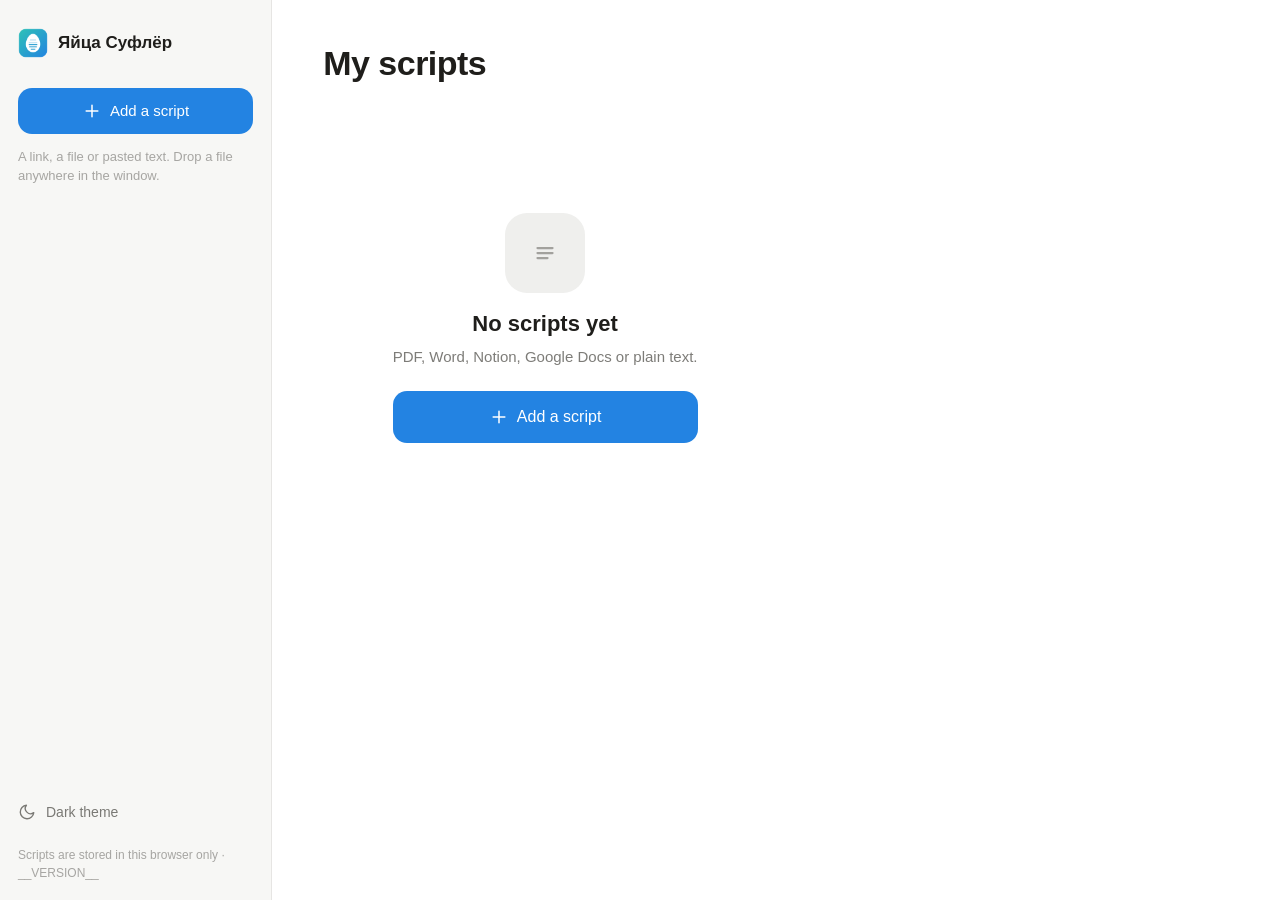
<file: web/index.html>
<!doctype html>
<html lang="ru">
<head>
  <meta charset="utf-8">
  <meta name="viewport" content="width=device-width, initial-scale=1, viewport-fit=cover">
  <title>Яйца Суфлёр</title>
  <meta name="description" content="Суфлёр, который слушает вас и сам листает текст">
  <script>
    // theme before first paint, so there is no flash
    try { const t = JSON.parse(localStorage.getItem('sufler.settings') || '{}').theme; if (t === 'light' || t === 'dark') document.documentElement.dataset.theme = t; } catch {}
  </script>
  <link rel="preconnect" href="https://fonts.googleapis.com">
  <link rel="preconnect" href="https://fonts.gstatic.com" crossorigin>
  <link rel="stylesheet" href="https://fonts.googleapis.com/css2?family=Golos+Text:wght@400;500;600&family=Inter:wght@400;500;600&family=PT+Serif:wght@400;700&display=swap">
  <link rel="stylesheet" href="style.css?v=__VERSION__">
  <link rel="manifest" href="manifest.webmanifest">
  <meta name="theme-color" content="#191919" media="(prefers-color-scheme: dark)">
  <meta name="theme-color" content="#ffffff" media="(prefers-color-scheme: light)">
  <link rel="icon" type="image/png" href="icon-192.png">
  <link rel="apple-touch-icon" href="icon-192.png">
  <meta name="apple-mobile-web-app-capable" content="yes">
  <meta name="mobile-web-app-capable" content="yes">
</head>
<body>
  <main id="view"></main>
  <div id="toasts" aria-live="polite"></div>
  <script type="module" src="app.js?v=__VERSION__"></script>
</body>
</html>
</file>
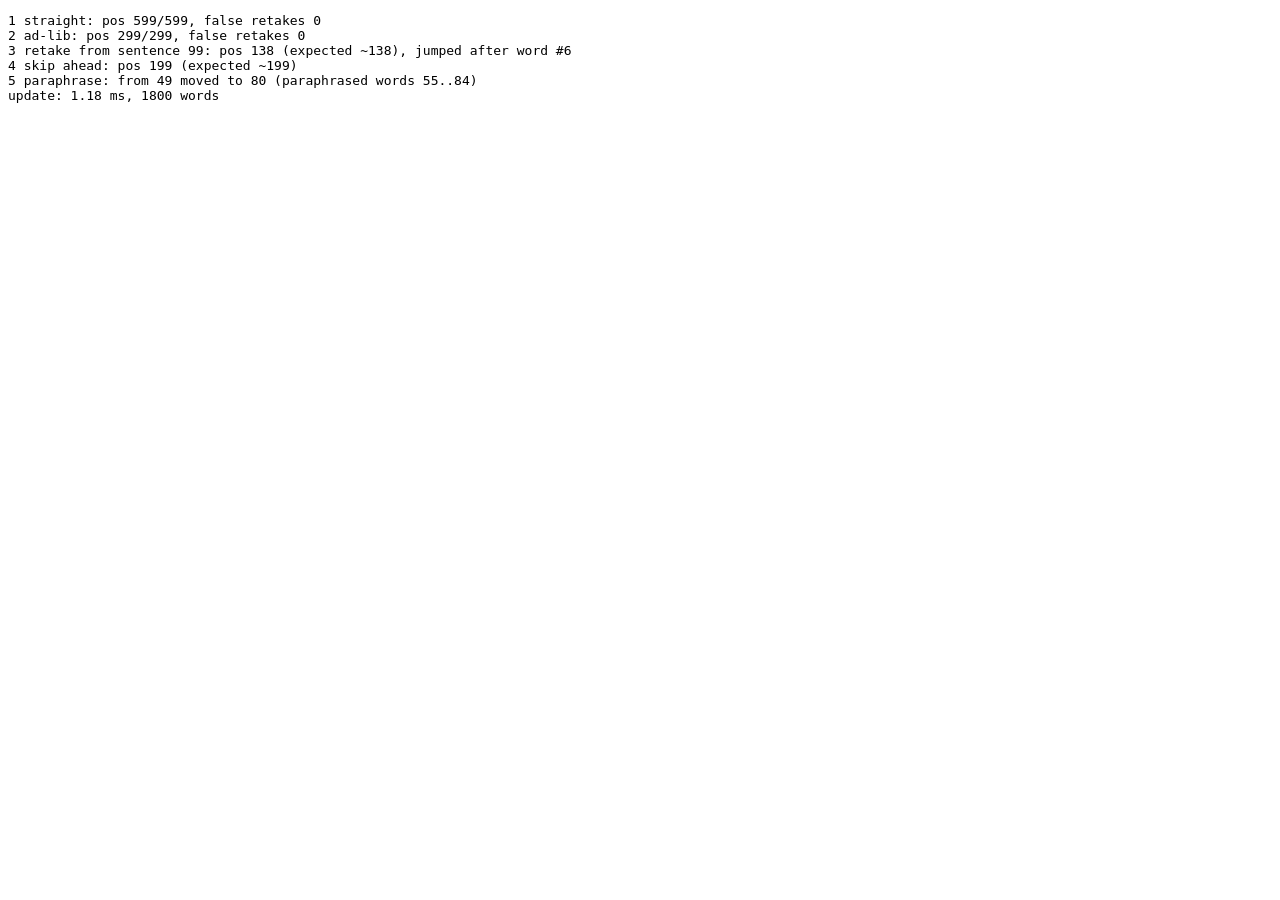
<file: tools/align-test.html>
<!doctype html><meta charset="utf-8"><title>align test</title><pre id="out"></pre>
<script type="module">
import { tokenize, Tracker, normWord } from '../web/align.js';
const out = document.getElementById('out');
const log = s => { out.textContent += s + '\n'; };
const base = `Сегодня мы поговорим о том, как устроена память человека. Память — это не склад, где всё лежит на полках. Это скорее процесс, который каждый раз заново собирает воспоминание из кусочков.
Учёные долго считали, что воспоминания хранятся в одном месте мозга. Но эксперименты показали обратное: следы памяти распределены по всей коре. Когда вы вспоминаете запах бабушкиных пирогов, работают сразу несколько областей.
Есть три главных этапа: кодирование, хранение и извлечение. На каждом этапе что-то может пойти не так. Поэтому мы иногда уверенно помним то, чего никогда не было.
Давайте разберём каждый этап подробнее и посмотрим, как применить это в учёбе и работе.`;
// non-repeating text: made-up words of random syllables plus common short words
const syl = ['ка', 'ро', 'ми', 'на', 'ле', 'то', 'ва', 'ус', 'пре', 'ст', 'ди', 'мо', 'ар', 'кен', 'бу', 'ри', 'зо', 'ла', 'ты', 'же'];
let sd = 3; const r2 = () => (sd = (sd * 48271) % 2147483647) / 2147483647;
const small = ['и', 'в', 'на', 'что', 'это', 'не', 'с', 'как', 'мы', 'о'];
const text = Array.from({ length: 1800 }, (_, k) => (r2() < 0.3 ? small[(r2() * small.length) | 0]
  : Array.from({ length: 2 + ((r2() * 3) | 0) }, () => syl[(r2() * syl.length) | 0]).join(''))
  + (k % 11 === 10 ? '.' : '') + (k % 60 === 59 ? '\n' : '')).join(' ');
void base;
const { words } = tokenize(text);
let seed = 7; const rnd = () => (seed = (seed * 16807) % 2147483647) / 2147483647;
const junk = ['ну', 'вот', 'значит', 'короче', 'типа', 'смотрите', 'кстати', 'пример', 'друзья', 'камера'];
function speak(tr, seq, onStep) {
  let heard = [];
  for (const w of seq) { heard.push(w); onStep(tr.update(heard.slice(-16)), heard.length); }
}
function noisy(from, to) {
  const seq = [];
  for (let i = from; i < to; i++) {
    const r = rnd(); const w = words[i].norm;
    if (r < 0.12) continue;                                  // dropped by recognizer
    if (r < 0.2) { seq.push(junk[(rnd() * junk.length) | 0]); continue; } // misheard
    if (r < 0.3 && w.length > 5) { seq.push(w.slice(0, -2) + 'ой'); continue; } // other ending
    seq.push(w);
  }
  return seq;
}
// 1: straight reading with noise
{ const tr = new Tracker(words); let backs = 0;
  speak(tr, noisy(0, 600), r => { if (r && r.kind === 'retake') backs++; });
  log(`1 straight: pos ${tr.pos}/599, false retakes ${backs}`); }
// 2: ad-libs in the middle
{ const tr = new Tracker(words); let backs = 0, maxPos = 0;
  const seq = noisy(0, 200).concat(Array.from({ length: 40 }, () => junk[(rnd() * junk.length) | 0]), 'а', 'теперь', 'давайте', 'про', 'память', 'и', 'мозг', 'человека', noisy(200, 300));
  speak(tr, seq, r => { if (r && r.kind === 'retake') backs++; });
  log(`2 ad-lib: pos ${tr.pos}/299, false retakes ${backs}`); }
// 3: retake: read 0..150, then start again at the sentence starting near 100
{ const tr = new Tracker(words);
  speak(tr, noisy(0, 150), () => {});
  let s = 100; while (!words[s].sent) s--;
  let jumpedAt = -1;
  speak(tr, noisy(s, s + 40), (r, n) => { if (r && r.kind === 'retake' && jumpedAt < 0) jumpedAt = n; });
  log(`3 retake from sentence ${s}: pos ${tr.pos} (expected ~${s + 39}), jumped after word #${jumpedAt}`); }
// 4: skip a paragraph forward
{ const tr = new Tracker(words);
  speak(tr, noisy(0, 80), () => {});
  speak(tr, noisy(160, 200), () => {});
  log(`4 skip ahead: pos ${tr.pos} (expected ~199)`); }
// 5: paraphrase: the key words of sentences 2..4 ahead in another order with other words around
{ const tr = new Tracker(words);
  speak(tr, noisy(0, 50), () => {});
  const p0 = tr.pos;
  let s = p0 + 1; while (!words[s].sent) s++;
  const keys = words.slice(s, s + 30).map(w => w.norm).filter(w => w.length >= 6);
  const seq = [];
  keys.forEach(k => seq.push(junk[(rnd() * junk.length) | 0], k.slice(0, -1) + 'ы', junk[(rnd() * junk.length) | 0]));
  speak(tr, seq, () => {});
  log(`5 paraphrase: from ${p0} moved to ${tr.pos} (paraphrased words ${s}..${s + 29})`); }
// timing
{ const tr = new Tracker(words); tr.pos = 1000; const h = noisy(1000, 1016); const t = performance.now();
  for (let k = 0; k < 100; k++) tr.update(h); log(`update: ${((performance.now() - t) / 100).toFixed(2)} ms, ${words.length} words`); }
</script>
</file>
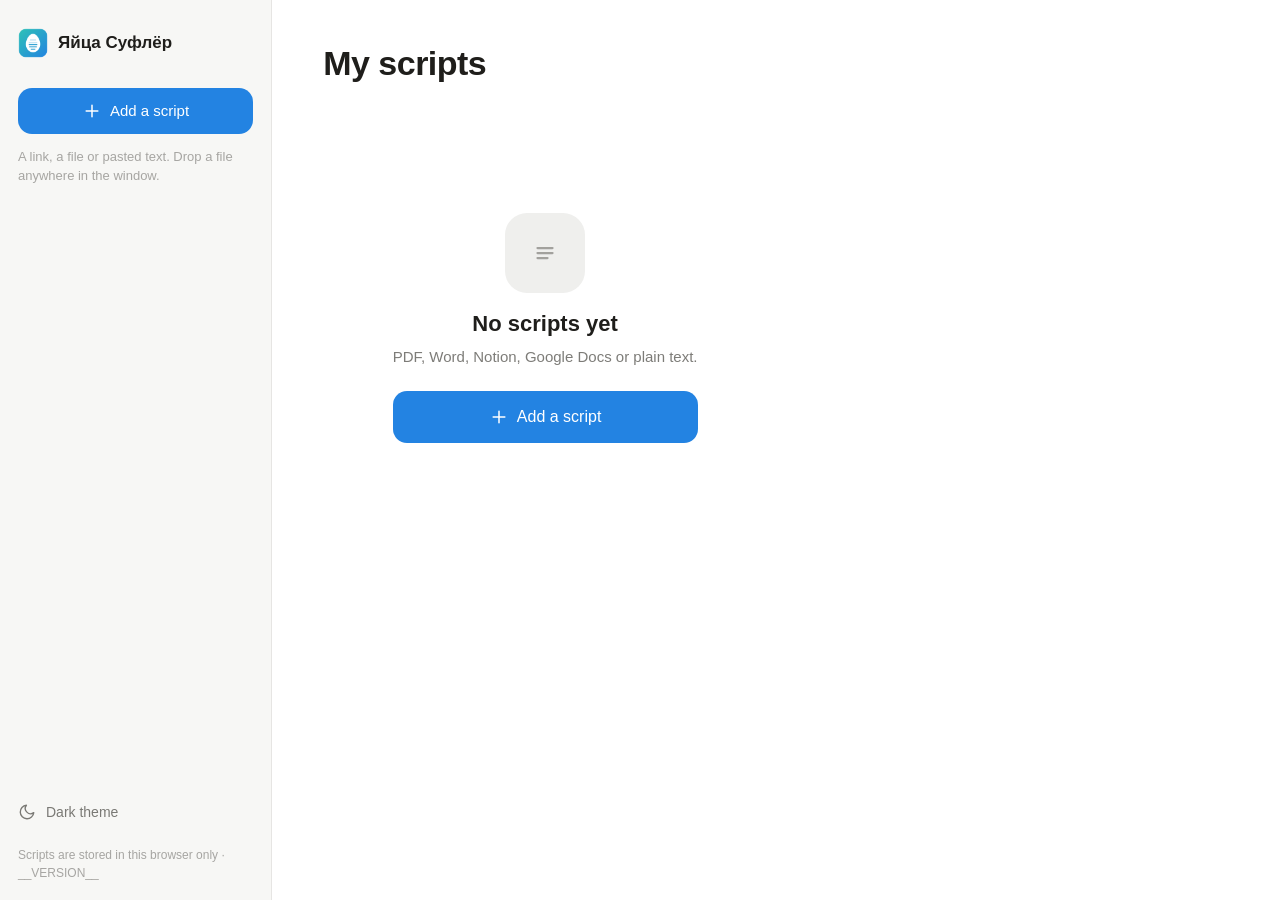
<file: tools/demo-app.html>
<!doctype html>
<html lang="ru">
<head>
  <meta charset="utf-8">
  <meta name="viewport" content="width=device-width, initial-scale=1">
  <base href="../web/">
  <title>Суфлёр — как в приложении Яйца Cloud 1.5</title>
  <link rel="stylesheet" href="style.css">
  <script>
    // Pretends to be the Android app: its User-Agent and the YaytsaAndroid.speech bridge,
    // which "hears" the open script phrase by phrase, with a retake after ~30 words.
    Object.defineProperty(navigator, 'userAgent', { get: () => 'Mozilla/5.0 (Linux; Android 14) Chrome/130 Mobile YaytsaCloudAndroid/1.5' });
    window.FAKE = { started: 0, stopped: 0, lang: '' };
    window.YaytsaAndroid = {
      post() {},
      speech(raw) {
        const m = JSON.parse(raw);
        if (m.type === 'stop') { FAKE.stopped++; clearInterval(FAKE.t); return; }
        FAKE.started++; FAKE.lang = m.lang;
        const id = location.hash.split('/')[1];
        const text = JSON.parse(localStorage.getItem('sufler.text.' + id) || '""');
        const words = text.split(/\s+/).filter(w => /[\p{L}\p{N}]/u.test(w) && !/[\[\]#]/.test(w));
        const seq = words.slice(0, 30).concat(words.slice(8, 60));
        const send = d => dispatchEvent(new CustomEvent('yaytsa-app', { detail: d }));
        send({ type: 'speech-state', state: 'on' });
        let i = 0, phrase = [];
        FAKE.t = setInterval(() => {
          if (i >= seq.length) return;
          phrase.push(seq[i++]);
          const final = phrase.length >= 7;
          send({ type: 'speech', text: phrase.join(' '), final });
          if (final) phrase = [];
        }, 120);
      },
    };
  </script>
</head>
<body>
  <main id="view"></main>
  <div id="toasts" aria-live="polite"></div>
  <script type="module" src="app.js"></script>
</body>
</html>
</file>
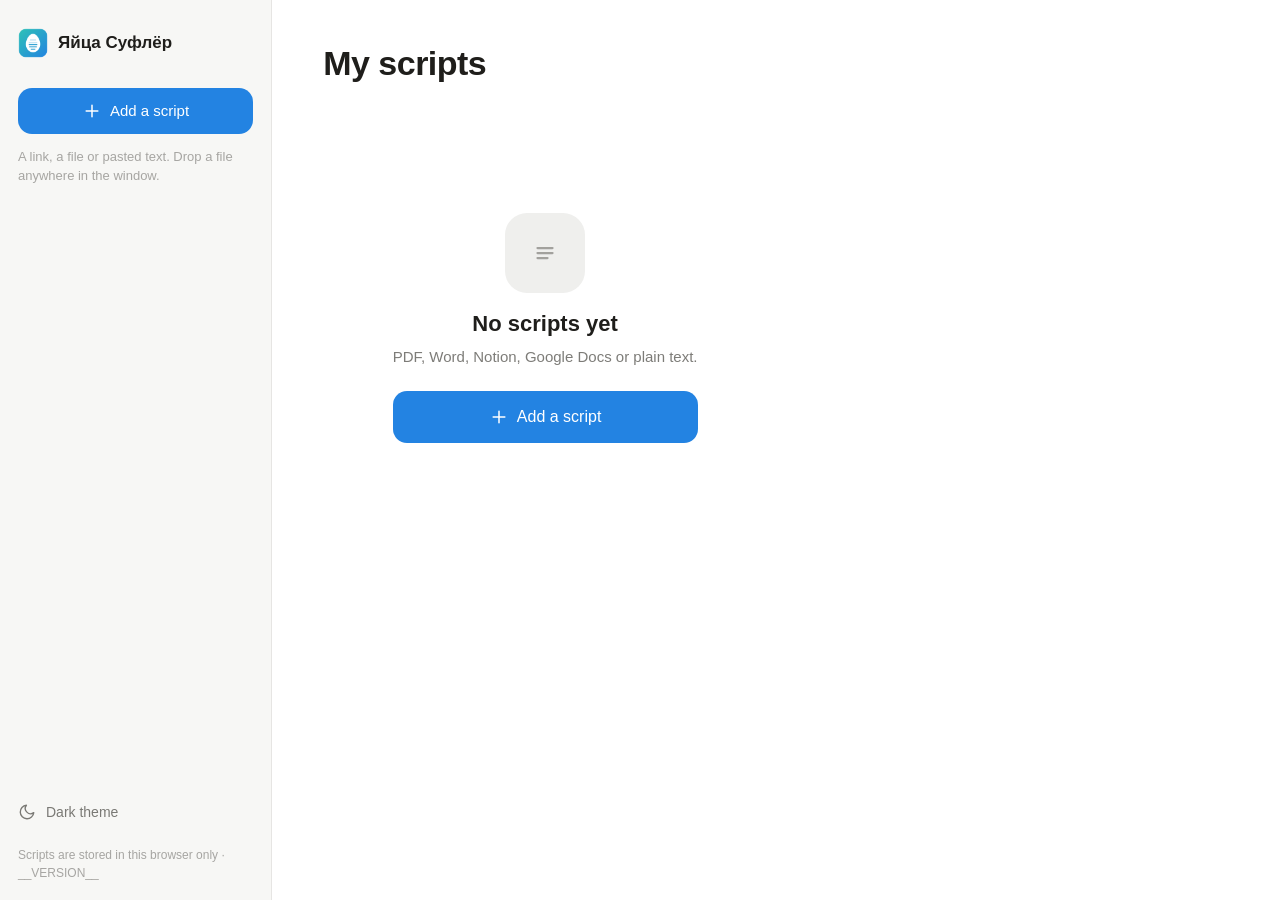
<file: tools/demo.html>
<!doctype html>
<html lang="ru">
<head>
  <meta charset="utf-8">
  <meta name="viewport" content="width=device-width, initial-scale=1">
  <base href="../web/">
  <title>Суфлёр — демо с ненастоящим микрофоном</title>
  <link rel="stylesheet" href="https://fonts.googleapis.com/css2?family=Golos+Text:wght@400;500;600&family=Inter:wght@400;500;600&family=PT+Serif:wght@400;700&display=swap">
  <link rel="stylesheet" href="style.css">
  <script>
    // A fake recognizer that "reads" the open script at speaking pace: some words dropped or
    // misheard, an ad-lib, and a retake (after ~45 words it starts the second sentence again).
    window.FAKE_LOG = [];
    class FakeRec {
      start() {
        const id = location.hash.split('/')[1];
        const text = JSON.parse(localStorage.getItem('sufler.text.' + id) || '""');
        const words = text.split(/\s+/).filter(w => /[\p{L}\p{N}]/u.test(w) && !/[\[\]]/.test(w));
        let seq = words.slice(0, 45);
        seq = seq.concat(['так', 'стоп', 'давайте', 'ещё', 'раз']).concat(words.slice(12, 120));
        seq.splice(30, 0, 'ну', 'короче', 'вот', 'смотрите', 'это', 'очень', 'важно');
        let i = 0, said = [];
        this.onstart?.();
        this.t = setInterval(() => {
          if (i >= seq.length) return;
          let w = seq[i++];
          if (Math.random() < 0.1) return;
          if (Math.random() < 0.08) w = 'эээ';
          said.push(w);
          window.FAKE_LOG.push(i);
          const tr = said.slice(-14).join(' ');
          this.onresult?.({ results: [[{ transcript: tr }]] });
        }, 380);
      }
      abort() { clearInterval(this.t); }
      stop() { clearInterval(this.t); }
    }
    window.webkitSpeechRecognition = window.SpeechRecognition = FakeRec;
  </script>
</head>
<body>
  <main id="view"></main>
  <div id="toasts" aria-live="polite"></div>
  <script type="module" src="app.js"></script>
</body>
</html>
</file>
<file: web/style.css>
/* Яйца Суфлёр — Notion-like and minimal. Phone first (one hand, the thumb low on the right),
   a roomier layout on a computer. Above all, made for reading. */
:root {
  --font: ui-sans-serif, -apple-system, BlinkMacSystemFont, "Segoe UI Variable Text", "Segoe UI", Helvetica, Arial, sans-serif;
  --bg: #ffffff;
  --bg-2: #f7f7f5;
  --bg-3: #efefed;
  --hover: rgba(55, 53, 47, 0.06);
  --active: rgba(55, 53, 47, 0.1);
  --border: rgba(55, 53, 47, 0.09);
  --border-strong: rgba(55, 53, 47, 0.16);
  --text: #37352f;
  --text-strong: #1f1e1b;
  --text-2: rgba(55, 53, 47, 0.65);
  --text-3: rgba(55, 53, 47, 0.42);
  --accent: #2383e2;
  --accent-hover: #0077d4;
  --accent-soft: rgba(35, 131, 226, 0.12);
  --green: #0f7b6c;
  --warn: #d9730d;
  --danger: #e03e3e;
  --shadow: 0 0 0 1px rgba(15, 15, 15, 0.05), 0 3px 6px rgba(15, 15, 15, 0.08), 0 9px 24px rgba(15, 15, 15, 0.16);
  --p-text: #1f1e1b;
  --p-ahead: rgba(55, 53, 47, 0.55);
  --p-read: rgba(55, 53, 47, 0.26);
  --p-note: #9b6b17;
  --ease: cubic-bezier(0.2, 0.8, 0.2, 1);
  --tap: 52px;
  color-scheme: light;
}
@media (prefers-color-scheme: dark) {
  :root:not([data-theme="light"]) {
    --bg: #191919; --bg-2: #202020; --bg-3: #2a2a2a;
    --hover: rgba(255, 255, 255, 0.055); --active: rgba(255, 255, 255, 0.09);
    --border: rgba(255, 255, 255, 0.08); --border-strong: rgba(255, 255, 255, 0.14);
    --text: rgba(255, 255, 255, 0.81); --text-strong: rgba(255, 255, 255, 0.94);
    --text-2: rgba(255, 255, 255, 0.52); --text-3: rgba(255, 255, 255, 0.32);
    --accent-soft: rgba(35, 131, 226, 0.2); --green: #4dab9a;
    --shadow: 0 0 0 1px rgba(255, 255, 255, 0.07), 0 3px 6px rgba(0, 0, 0, 0.3), 0 9px 24px rgba(0, 0, 0, 0.45);
    --p-text: #ededeb; --p-ahead: rgba(255, 255, 255, 0.5); --p-read: rgba(255, 255, 255, 0.22); --p-note: #d9a74a;
    color-scheme: dark;
  }
}
:root[data-theme="dark"] {
  --bg: #191919; --bg-2: #202020; --bg-3: #2a2a2a;
  --hover: rgba(255, 255, 255, 0.055); --active: rgba(255, 255, 255, 0.09);
  --border: rgba(255, 255, 255, 0.08); --border-strong: rgba(255, 255, 255, 0.14);
  --text: rgba(255, 255, 255, 0.81); --text-strong: rgba(255, 255, 255, 0.94);
  --text-2: rgba(255, 255, 255, 0.52); --text-3: rgba(255, 255, 255, 0.32);
  --accent-soft: rgba(35, 131, 226, 0.2); --green: #4dab9a;
  --shadow: 0 0 0 1px rgba(255, 255, 255, 0.07), 0 3px 6px rgba(0, 0, 0, 0.3), 0 9px 24px rgba(0, 0, 0, 0.45);
  --p-text: #ededeb; --p-ahead: rgba(255, 255, 255, 0.5); --p-read: rgba(255, 255, 255, 0.22); --p-note: #d9a74a;
  color-scheme: dark;
}

* { box-sizing: border-box; }
html, body { margin: 0; height: 100%; }
body {
  background: var(--bg);
  color: var(--text);
  font: 16px/1.5 var(--font);
  -webkit-font-smoothing: antialiased;
  -webkit-tap-highlight-color: transparent;
  -webkit-text-size-adjust: 100%;
  transition: background-color 0.2s, color 0.2s;
}
button, input, textarea, select { font: inherit; color: inherit; }
button { cursor: pointer; }
button:disabled { opacity: 0.4; cursor: default; }
a { color: inherit; text-decoration: none; }
[hidden] { display: none !important; }
.ic { width: 22px; height: 22px; flex: none; }

#view.enter { animation: enter 0.24s var(--ease); }
@keyframes enter { from { opacity: 0; transform: translateY(6px); } }

/* buttons */
.btn {
  display: inline-flex; align-items: center; justify-content: center; gap: 8px;
  height: 44px; padding: 0 16px; border-radius: 12px; border: 0; background: var(--bg-3);
  font-weight: 500; font-size: 15px; color: var(--text-strong); white-space: nowrap;
  transition: background-color 0.12s, transform 0.1s var(--ease), opacity 0.15s;
}
.btn:active:not(:disabled) { transform: scale(0.97); background: var(--active); }
.btn.primary { background: var(--accent); color: #fff; }
.btn.primary:active:not(:disabled) { background: var(--accent-hover); }
.btn.big { height: var(--tap); width: 100%; font-size: 16px; border-radius: 14px; }
.btn .ic { width: 20px; height: 20px; }
.icon-btn {
  display: inline-grid; place-items: center; width: 44px; height: 44px; border-radius: 12px; flex: none;
  border: 0; background: transparent; color: var(--text-2); transition: background-color 0.12s, color 0.12s, transform 0.1s;
}
.icon-btn:active { background: var(--active); transform: scale(0.94); }
@media (hover: hover) {
  .btn:hover:not(:disabled) { filter: brightness(0.96); }
  .icon-btn:hover, .ctl:hover { background: var(--hover); color: var(--text); }
  .ctl.round:hover { background: var(--active); }
  .row:hover, .action:hover, .takes button:hover, .ol:hover { background: var(--hover); }
}

/* ---------- home ---------- */
.home { max-width: 640px; margin: 0 auto; min-height: 100dvh; padding: max(8px, env(safe-area-inset-top)) 16px calc(110px + env(safe-area-inset-bottom)); }
.home-top { display: flex; align-items: center; justify-content: space-between; height: 52px; }
.brand { display: grid; place-items: center; width: 44px; height: 44px; margin-left: -6px; border-radius: 12px; }
.brand img { width: 28px; height: 28px; border-radius: 8px; }
.large { font-size: 32px; line-height: 1.15; font-weight: 700; color: var(--text-strong); margin: 18px 0 14px; letter-spacing: -0.015em; }
.row { position: relative; display: flex; align-items: center; gap: 4px; border-radius: 14px; margin: 0 -8px; transition: background-color 0.12s; }
.row:active { background: var(--hover); }
.row-main { flex: 1; min-width: 0; display: flex; flex-direction: column; gap: 2px; padding: 14px 8px 14px 12px; }
.row-main b { font-weight: 600; font-size: 17px; color: var(--text-strong); overflow: hidden; text-overflow: ellipsis; white-space: nowrap; }
.row-main small { color: var(--text-3); font-size: 14px; }
.row-bar { display: block; height: 3px; margin-top: 8px; border-radius: 2px; background: var(--border); overflow: hidden; }
.row-bar i { display: block; height: 100%; background: var(--accent); border-radius: 2px; }
.row-more { margin-right: 4px; }
.empty { text-align: center; padding: 56px 12px; color: var(--text-2); }
.empty-ic { display: inline-grid; place-items: center; width: 64px; height: 64px; border-radius: 18px; background: var(--bg-3); color: var(--text-3); margin-bottom: 14px; }
.empty-ic .ic { width: 30px; height: 30px; }
.empty b { display: block; font-size: 18px; color: var(--text-strong); font-weight: 600; }
.empty p { margin: 6px 0 22px; font-size: 15px; }
.empty .btn { max-width: 320px; }
.foot { margin-top: 28px; font-size: 12.5px; text-align: center; color: var(--text-3); }
.fab {
  position: fixed; right: max(20px, env(safe-area-inset-right)); bottom: max(24px, calc(env(safe-area-inset-bottom) + 12px));
  width: 64px; height: 64px; border-radius: 22px; border: 0; background: var(--accent); color: #fff;
  display: grid; place-items: center; box-shadow: 0 8px 24px rgba(35, 131, 226, 0.35);
  transition: transform 0.15s var(--ease), background-color 0.12s; z-index: 4;
}
.fab:active { transform: scale(0.92); background: var(--accent-hover); }
.fab .ic { width: 28px; height: 28px; stroke-width: 2.2; }
body.dropping::after {
  content: attr(data-drop-text); position: fixed; inset: 12px; z-index: 30; display: grid; place-items: center;
  border: 2px dashed var(--accent); border-radius: 20px; background: color-mix(in srgb, var(--bg) 85%, transparent);
  font-size: 20px; font-weight: 600; color: var(--accent); pointer-events: none;
}

/* ---------- sheets ---------- */
.sheet-wrap { position: fixed; inset: 0; z-index: 10; }
.scrim { position: absolute; inset: 0; background: rgba(15, 15, 15, 0.42); opacity: 0; transition: opacity 0.22s; }
.sheet {
  position: absolute; left: 0; right: 0; bottom: 0; margin: 0 auto; max-width: 560px; max-height: 90dvh;
  display: flex; flex-direction: column;
  background: var(--bg); border-radius: 20px 20px 0 0; box-shadow: var(--shadow);
  transform: translateY(100%); transition: transform 0.3s var(--ease), opacity 0.2s;
}
.open .scrim { opacity: 1; }
.open .sheet { transform: none; }
.grab { width: 40px; height: 5px; border-radius: 3px; background: var(--border-strong); margin: 8px auto 2px; flex: none; }
.sheet-body { overflow-y: auto; padding: 6px 18px max(20px, calc(env(safe-area-inset-bottom) + 12px)); overscroll-behavior: contain; }
.sheet-top { display: flex; align-items: center; justify-content: space-between; margin-right: -8px; }
.sheet-title { font-size: 20px; font-weight: 700; margin: 8px 0 14px; color: var(--text-strong); overflow: hidden; text-overflow: ellipsis; white-space: nowrap; }
.sheet-top .sheet-title { margin: 8px 0; }
.sheet h3 { font-size: 13px; font-weight: 600; color: var(--text-3); margin: 26px 0 4px; }
.drop {
  display: flex; flex-direction: column; align-items: center; justify-content: center; gap: 6px; text-align: center;
  min-height: 150px; padding: 18px; border-radius: 18px; border: 1.5px dashed var(--border-strong); background: var(--bg-2);
  cursor: pointer; transition: border-color 0.15s, background-color 0.15s, transform 0.15s var(--ease);
}
.drop:active { transform: scale(0.985); }
.drop.over { border-color: var(--accent); background: var(--accent-soft); }
.drop-ic { display: grid; place-items: center; width: 48px; height: 48px; border-radius: 14px; background: var(--bg); color: var(--accent); box-shadow: 0 0 0 1px var(--border); margin-bottom: 4px; }
.drop b { font-size: 16px; font-weight: 600; color: var(--text-strong); }
.drop small { font-size: 13px; color: var(--text-3); }
.or { display: flex; align-items: center; gap: 12px; color: var(--text-3); font-size: 13px; margin: 16px 0 12px; }
.or::before, .or::after { content: ""; flex: 1; height: 1px; background: var(--border); }
.paste { display: flex; flex-direction: column; gap: 10px; }
.paste textarea {
  width: 100%; min-height: 52px; max-height: 220px; resize: none; border: 0; outline: none; border-radius: 14px;
  background: var(--bg-3); padding: 14px; font-size: 16px; line-height: 1.45; color: var(--text-strong); transition: box-shadow 0.15s;
}
.paste textarea:focus { box-shadow: 0 0 0 2px var(--accent); }
.paste textarea::placeholder { color: var(--text-3); }
.action {
  display: flex; align-items: center; gap: 14px; min-height: var(--tap); padding: 8px 12px; margin: 0 -12px;
  width: calc(100% + 24px); border: 0; background: none; border-radius: 14px; text-align: left; font-size: 16px; color: var(--text-strong);
  transition: background-color 0.12s;
}
.action:active { background: var(--hover); }
.action .ic { color: var(--text-2); }
.action span { display: flex; flex-direction: column; }
.action.danger, .action.danger .ic { color: var(--danger); }
.sheet-actions { margin-top: 18px; border-top: 1px solid var(--border); padding-top: 8px; }

.set { display: flex; align-items: center; justify-content: space-between; gap: 14px; min-height: var(--tap); }
.set > span { font-size: 16px; display: flex; flex-direction: column; }
.set > span small, .toggle small { color: var(--text-3); font-size: 13px; }
.set.col { flex-direction: column; align-items: stretch; gap: 8px; padding: 8px 0; }
.range { display: flex; align-items: center; gap: 10px; flex: 1; max-width: 260px; }
.range output { min-width: 42px; text-align: right; font-variant-numeric: tabular-nums; color: var(--text-2); font-size: 14px; }
input[type="range"] { flex: 1; accent-color: var(--accent); height: 32px; }
.stepper { display: flex; align-items: center; background: var(--bg-3); border-radius: 14px; flex: none; }
.stepper button { width: 48px; height: 44px; border: 0; background: none; display: grid; place-items: center; border-radius: 14px; color: var(--text-strong); transition: background-color 0.12s, transform 0.1s; }
.stepper button:active { background: var(--active); transform: scale(0.94); }
.stepper b { min-width: 34px; text-align: center; font-variant-numeric: tabular-nums; font-weight: 600; }
.seg { display: flex; padding: 3px; gap: 2px; border-radius: 13px; background: var(--bg-3); }
.seg button { flex: 1; border: 0; background: none; height: 40px; padding: 0 6px; border-radius: 10px; font-size: 14.5px; color: var(--text-2); transition: background-color 0.18s, color 0.18s, box-shadow 0.18s; }
.seg button.on { background: var(--bg); color: var(--text-strong); box-shadow: 0 1px 3px rgba(0, 0, 0, 0.14), 0 0 0 1px var(--border); font-weight: 500; }
.toggle { display: flex; align-items: center; justify-content: space-between; gap: 14px; min-height: var(--tap); cursor: pointer; }
.toggle span { display: flex; flex-direction: column; font-size: 16px; }
.toggle input { position: absolute; opacity: 0; pointer-events: none; }
.toggle i { flex: none; width: 50px; height: 30px; border-radius: 15px; background: var(--border-strong); position: relative; transition: background-color 0.2s; }
.toggle i::after { content: ""; position: absolute; top: 3px; left: 3px; width: 24px; height: 24px; border-radius: 50%; background: #fff; box-shadow: 0 1px 3px rgba(0, 0, 0, 0.25); transition: transform 0.22s var(--ease); }
.toggle input:checked + i { background: var(--accent); }
.toggle input:checked + i::after { transform: translateX(20px); }
.help { margin: 4px 0 0; background: var(--bg-2); border-radius: 14px; padding: 12px 14px; font-size: 15px; }
.help summary { cursor: pointer; font-weight: 600; list-style: none; }
.help summary::-webkit-details-marker { display: none; }
.help ul { margin: 8px 0 2px; padding-left: 18px; color: var(--text-2); }
.help li { margin: 5px 0; }
.takes { list-style: none; margin: 0; padding: 0; }
.takes button { display: flex; gap: 12px; width: calc(100% + 16px); min-height: 44px; align-items: center; text-align: left; border: 0; background: none; padding: 6px 8px; margin: 0 -8px; border-radius: 10px; font-size: 15px; }
.takes button:active { background: var(--hover); }
.takes b { font-variant-numeric: tabular-nums; font-weight: 600; min-width: 52px; }
.takes span { color: var(--text-2); overflow: hidden; text-overflow: ellipsis; white-space: nowrap; }
.row-btns { display: flex; flex-wrap: wrap; gap: 8px; margin-top: 10px; }
.muted { color: var(--text-3); font-size: 15px; margin: 6px 0; }

/* ---------- editor ---------- */
.editor { max-width: 760px; margin: 0 auto; padding: max(8px, env(safe-area-inset-top)) 16px 16px; display: flex; flex-direction: column; height: 100dvh; }
.ed-top { display: flex; align-items: center; gap: 10px; height: 56px; }
.ed-top .icon-btn { margin-left: -8px; }
.ed-count { flex: 1; color: var(--text-3); font-size: 14px; }
.ed-title { border: 0; outline: none; background: none; font-size: 28px; font-weight: 700; color: var(--text-strong); padding: 10px 0 6px; }
.ed-title::placeholder, .ed-text::placeholder { color: var(--text-3); }
.ed-text { flex: 1; border: 0; outline: none; resize: none; background: none; font: 17px/1.65 var(--font); color: var(--text); padding: 6px 0; }
.ed-hint { color: var(--text-3); font-size: 13px; margin: 8px 0 0; }

/* ---------- prompter ---------- */
.prompter { position: fixed; inset: 0; overflow: hidden; background: var(--bg); user-select: none; -webkit-user-select: none; }
.stage { position: absolute; inset: 0; overflow: hidden; touch-action: none; cursor: grab; }
.dragging .stage { cursor: grabbing; }
.flip { position: absolute; inset: 0; }
.mirror .flip { transform: scaleX(-1); }
.text {
  position: absolute; left: 0; right: 0; top: 0;
  padding: 0 max(var(--p-margin), 18px);
  max-width: 34em; margin: 0 auto;
  font-family: var(--p-font); font-size: var(--p-size); line-height: var(--p-line);
  font-weight: 500; letter-spacing: 0.003em; word-spacing: 0.06em;
  color: var(--p-text);
  font-kerning: normal; text-rendering: optimizeLegibility;
  hyphens: none; overflow-wrap: break-word;
  will-change: transform;
  transition: opacity 0.16s ease;
}
.serif .text { font-weight: 400; }
.text.hide { opacity: 0; }
.text p, .text .blk { margin: 0 0 0.75em; }
.text span { transition: color 0.45s ease; }
.text.hl { color: var(--p-ahead); }
.text span.f { color: var(--p-text); }
.text span.k { color: color-mix(in srgb, var(--p-text) 78%, var(--bg)); }
.text span.r { color: var(--p-read); }
.text .note, .text .note.r, .text .note.f { color: var(--p-note); font-size: 0.8em; font-weight: 400; }
.text .end { height: 100vh; padding-top: 1em; color: var(--text-3); font-size: 0.45em; text-align: center; }
.text .end span { display: inline-block; padding: 0.3em 0.9em; border: 1px solid var(--border-strong); border-radius: 99px; }
/* document structure: a heading opens a block with air above it, list items hang their marker */
.text .h1 { font-size: 1.3em; font-weight: 700; line-height: 1.25; letter-spacing: -0.01em; margin: 1.6em 0 0.55em; padding-top: 0.6em; border-top: 1px solid var(--border-strong); }
.text .h2 { font-size: 1.12em; font-weight: 700; line-height: 1.3; margin: 1.3em 0 0.45em; }
.text .h3 { font-weight: 650; margin: 1.1em 0 0.4em; }
.text .h3 span.f, .text:not(.hl) .h3 span:not(.r) { color: var(--accent); }
.text .h1:first-child, .text .h2:first-child, .text .h3:first-child { margin-top: 0; border-top: 0; padding-top: 0; }
.text .li { padding-left: calc(1.15em + var(--d, 0) * 1.1em); margin-bottom: 0.4em; }
.text .mk { display: inline-block; width: 1.15em; margin-left: -1.15em; font-style: normal; color: var(--text-3); font-weight: 500; }
.text .li + p, .text .li + .h2, .text .li + .h3 { margin-top: 0.8em; }

.fade { position: absolute; left: 0; right: 0; pointer-events: none; }
.fade.top { top: 0; height: calc(var(--read) * 0.3); background: linear-gradient(var(--bg) 15%, transparent); }
.fade.bottom { bottom: 0; height: 12%; background: linear-gradient(transparent, var(--bg) 90%); }
.read-line { position: absolute; left: 0; right: 0; top: var(--read); pointer-events: none; }
.read-line i { position: absolute; top: calc(var(--p-size) * -0.42); width: 4px; height: calc(var(--p-size) * 0.84); border-radius: 2px; background: var(--accent); opacity: 0.85; }
.read-line i:first-child { left: 6px; }
.read-line i:last-child { right: 6px; }

.dot { position: absolute; top: max(16px, env(safe-area-inset-top)); right: 16px; width: 8px; height: 8px; border-radius: 50%; background: var(--text-3); opacity: 0; transition: opacity 0.3s; pointer-events: none; }
.running.bare .dot { opacity: 1; }
.dot.on { background: var(--green); }
.dot.warn { background: var(--warn); }
.dot.hit { animation: hit 0.6s ease-out; }
@keyframes hit { 0% { box-shadow: 0 0 0 0 color-mix(in srgb, var(--green) 60%, transparent); } 100% { box-shadow: 0 0 0 9px transparent; } }

.zoom-pill {
  position: absolute; left: 50%; top: 18%; transform: translate(-50%, 6px) scale(0.96); z-index: 5;
  padding: 6px 14px; border-radius: 99px; background: var(--text-strong); color: var(--bg);
  font: 600 15px/1.2 var(--font); font-variant-numeric: tabular-nums;
  opacity: 0; pointer-events: none; transition: opacity 0.2s, transform 0.25s var(--ease);
}
.zoom-pill.on { opacity: 0.9; transform: translate(-50%, 0) scale(1); }

.bar {
  position: absolute; left: 0; right: 0; display: flex; align-items: center; gap: 10px;
  padding-left: max(12px, env(safe-area-inset-left)); padding-right: max(12px, env(safe-area-inset-right));
  background: color-mix(in srgb, var(--bg) 88%, transparent);
  backdrop-filter: blur(16px); -webkit-backdrop-filter: blur(16px);
  transition: transform 0.34s var(--ease), opacity 0.25s;
  z-index: 3;
}
.top-bar { top: 0; height: calc(56px + env(safe-area-inset-top)); padding-top: env(safe-area-inset-top); }
.bottom-bar { bottom: 0; height: calc(96px + env(safe-area-inset-bottom)); padding-bottom: env(safe-area-inset-bottom); gap: 12px; }
.bare .top-bar { transform: translateY(-100%); opacity: 0; pointer-events: none; }
.bare .bottom-bar { transform: translateY(100%); opacity: 0; pointer-events: none; }
.bar-title { flex: 1; min-width: 0; display: flex; flex-direction: column; line-height: 1.25; }
.bar-title b { font-weight: 600; font-size: 15px; color: var(--text-strong); overflow: hidden; text-overflow: ellipsis; white-space: nowrap; }
.status { font-size: 13px; color: var(--text-3); display: inline-flex; align-items: center; gap: 6px; }
.status.on { color: var(--green); }
.status.on::before { content: ""; width: 7px; height: 7px; border-radius: 50%; background: currentColor; animation: breathe 1.6s ease-in-out infinite; }
.status.warn { color: var(--warn); }
@keyframes breathe { 50% { opacity: 0.35; } }
.clock { display: flex; flex-direction: column; align-items: flex-end; line-height: 1.25; padding-right: 4px; }
.clock b { font-variant-numeric: tabular-nums; font-weight: 600; font-size: 15px; color: var(--text-strong); }
.clock small { color: var(--text-3); font-size: 12.5px; white-space: nowrap; }
.grow { flex: 1; }
.ctl {
  display: grid; place-items: center; width: 52px; height: 52px; border-radius: 16px; border: 0; flex: none;
  background: transparent; color: var(--text-2); transition: background-color 0.12s, transform 0.12s var(--ease);
}
.ctl.round { width: 60px; height: 60px; border-radius: 50%; background: var(--bg-3); color: var(--text-strong); }
.ctl .ic { width: 26px; height: 26px; }
.ctl:active { transform: scale(0.92); background: var(--active); }
.play {
  width: 72px; height: 72px; border-radius: 50%; border: 0; background: var(--accent); color: #fff; flex: none;
  display: grid; place-items: center; box-shadow: 0 6px 18px rgba(35, 131, 226, 0.35);
  transition: transform 0.12s var(--ease), background-color 0.12s;
}
.play:active { transform: scale(0.92); background: var(--accent-hover); }
.play .ic { width: 28px; height: 28px; }
.progress { position: absolute; left: 0; right: 0; top: 0; height: 2px; background: var(--border); }
.progress i { display: block; height: 100%; width: 0; background: var(--accent); transition: width 0.5s ease; }
.outline { display: none; }

/* landscape phone: little height, so thin bars; the controls stay on the right */
@media (orientation: landscape) and (max-height: 520px) {
  .top-bar { height: calc(46px + env(safe-area-inset-top)); }
  .bottom-bar { height: calc(72px + env(safe-area-inset-bottom)); }
  .play { width: 58px; height: 58px; }
  .ctl.round { width: 50px; height: 50px; }
  .ctl { width: 46px; height: 46px; }
  .fade.bottom { height: 8%; }
  .sheet { max-height: 96dvh; }
}

/* phone by default: the computer-only parts stay hidden */
.side, .d-only, .row-ex, .drop-strip { display: none; }

/* ---------- computer: full-width layout, wider prompter column, table of contents, centered dialogs ---------- */
@media (min-width: 1024px) and (hover: hover) {
  .m-only, .home-top, .fab { display: none !important; }
  .d-only { display: inline; }
  .home { max-width: none; margin: 0; padding: 0; display: grid; grid-template-columns: 272px minmax(0, 1fr); min-height: 100vh; }
  .side {
    display: flex; flex-direction: column; gap: 14px; position: sticky; top: 0; height: 100vh;
    padding: 22px 18px 18px; background: var(--bg-2); border-right: 1px solid var(--border);
  }
  .side-brand { display: flex; align-items: center; gap: 10px; padding: 6px 8px; margin: 0 -8px 10px; border-radius: 10px; font-weight: 700; font-size: 17px; color: var(--text-strong); }
  .side-brand:hover { background: var(--hover); }
  .side-brand img { width: 30px; height: 30px; border-radius: 8px; }
  .side .btn.big { height: 46px; font-size: 15px; }
  .side-hint { margin: 0; font-size: 13px; color: var(--text-3); line-height: 1.45; }
  .side-theme { display: flex; align-items: center; gap: 10px; height: 40px; padding: 0 10px; margin: 0 -10px; border: 0; background: none; border-radius: 10px; color: var(--text-2); font-size: 14px; text-align: left; }
  .side-theme:hover { background: var(--hover); color: var(--text); }
  .side-theme .ic { width: 18px; height: 18px; }
  .side-foot { margin: 0; font-size: 12px; color: var(--text-3); }
  .home-main { padding: 44px clamp(32px, 4vw, 72px) 56px; min-width: 0; }
  .large { font-size: 34px; margin: 0 0 22px; }
  .home .foot { display: none; }
  .drop-strip {
    display: flex; align-items: center; gap: 14px; width: 100%; height: 76px; padding: 0 22px; margin-bottom: 26px;
    border: 1.5px dashed var(--border-strong); border-radius: 16px; background: none; color: var(--text-2); text-align: left;
    transition: border-color 0.15s, background-color 0.15s, color 0.15s;
  }
  .drop-strip:hover { border-color: var(--accent); background: var(--accent-soft); color: var(--accent); }
  .drop-strip span { font-size: 15px; font-weight: 500; }
  .drop-strip small { margin-left: auto; font-size: 13px; color: var(--text-3); }
  #list { display: grid; grid-template-columns: repeat(auto-fill, minmax(300px, 1fr)); gap: 18px; }
  .row {
    margin: 0; border: 1px solid var(--border); border-radius: 16px; align-items: stretch; background: var(--bg);
    transition: border-color 0.15s, box-shadow 0.2s, transform 0.2s var(--ease);
  }
  .row:hover { background: var(--bg); border-color: var(--border-strong); box-shadow: 0 6px 20px rgba(15, 15, 15, 0.08); transform: translateY(-2px); }
  .row-main { padding: 20px 20px 18px; gap: 6px; min-height: 196px; }
  .row-main b { white-space: normal; font-size: 18px; line-height: 1.3; display: -webkit-box; -webkit-line-clamp: 2; -webkit-box-orient: vertical; padding-right: 30px; }
  .row-ex { display: -webkit-box; -webkit-line-clamp: 4; -webkit-box-orient: vertical; overflow: hidden; margin-top: 6px; font-size: 14px; line-height: 1.55; color: var(--text-2); flex: 1; }
  .row-bar { margin-top: 12px; }
  .row-more { position: absolute; top: 12px; right: 10px; margin: 0; opacity: 0; transition: opacity 0.15s; }
  .row:hover .row-more, .row-more:focus-visible { opacity: 1; }
  .empty { padding: 12vh 0; max-width: 520px; margin: 0 auto; }
  .empty-ic { width: 80px; height: 80px; border-radius: 22px; }
  .empty b { font-size: 22px; }
  .editor { max-width: 1040px; padding: 24px 48px; }
  .ed-title { font-size: 36px; }
  .ed-text { font-size: 18px; }
  .sheet { bottom: 50%; border-radius: 20px; transform: translateY(calc(50% + 30px)); opacity: 0; max-height: 84vh; }
  .open .sheet { transform: translateY(50%); opacity: 1; }
  .grab { display: none; }
  .sheet-body { padding: 18px 26px 26px; }
  .drop { min-height: 200px; }

  .text { max-width: 44em; padding: 0 max(var(--p-margin), 48px); }
  .has-outline .stage, .has-outline .fade, .has-outline .read-line { left: 280px; }
  .outline {
    display: block; position: absolute; left: 0; top: 56px; bottom: 76px; width: 280px; z-index: 2;
    overflow-y: auto; padding: 18px 12px 18px 16px; border-right: 1px solid var(--border);
  }
  .outline h2 { font-size: 12px; font-weight: 600; color: var(--text-3); margin: 0 8px 8px; text-transform: uppercase; letter-spacing: 0.05em; }
  .ol {
    display: block; width: 100%; text-align: left; border: 0; background: none; border-radius: 8px;
    padding: 6px 8px; font-size: 14px; line-height: 1.35; color: var(--text-2); transition: background-color 0.12s, color 0.12s;
  }
  .ol.l1 { font-weight: 600; color: var(--text); margin-top: 6px; }
  .ol.l2 { padding-left: 18px; }
  .ol.l3 { padding-left: 30px; font-size: 13.5px; }
  .ol.on { background: var(--accent-soft); color: var(--accent); }
  .bare .outline { opacity: 0.35; transition: opacity 0.3s; }
  .bare .outline:hover { opacity: 1; }
  .top-bar { height: 56px; }
  .bottom-bar { height: 76px; justify-content: center; }
  .bottom-bar .grow { flex: 0 0 24px; }
  .ctl.round { width: 48px; height: 48px; }
  .ctl .ic { width: 22px; height: 22px; }
  .play { width: 56px; height: 56px; }
  .play .ic { width: 24px; height: 24px; }
  .fade.bottom { height: 10%; }
  .read-line i:first-child { left: 14px; }
  .read-line i:last-child { right: 14px; }
}

/* toasts */
#toasts { position: fixed; left: 0; right: 0; top: max(66px, calc(env(safe-area-inset-top) + 60px)); display: flex; flex-direction: column; align-items: center; gap: 6px; z-index: 20; pointer-events: none; padding: 0 16px; }
.toast {
  max-width: 520px; padding: 10px 16px; border-radius: 14px; font-size: 15px; text-align: center;
  background: var(--text-strong); color: var(--bg); box-shadow: var(--shadow);
  opacity: 0; transform: translateY(-6px) scale(0.98); transition: opacity 0.2s, transform 0.25s var(--ease);
}
.toast.in { opacity: 1; transform: none; }

@media (prefers-reduced-motion: reduce) {
  *, *::before, *::after { animation-duration: 0.01ms !important; transition-duration: 0.01ms !important; }
}

/* A− / A+ in the top right corner */
.sizes { display: flex; gap: 4px; margin-left: 4px; }
.sz {
  width: 46px; height: 44px; border: 0; border-radius: 12px; background: var(--bg-3); color: var(--text-strong);
  font: 600 16px/1 var(--font); display: grid; place-items: center; transition: background-color 0.12s, transform 0.1s var(--ease);
}
.sz.big { font-size: 20px; }
.sz sup { font-size: 0.6em; margin-left: 1px; }
.sz:active { transform: scale(0.92); background: var(--active); }
@media (hover: hover) { .sz:hover { background: var(--active); } }
@media (max-width: 400px) { .clock small { display: none; } }

/* upside down: the phone stands on its head, the prompter with its sheets and toasts turns 180° */
body.upside { transform: rotate(180deg); overflow: hidden; }
body.turning { transition: transform 0.4s var(--ease); }
.ctl.on { color: var(--accent); background: var(--accent-soft); }
</file>
